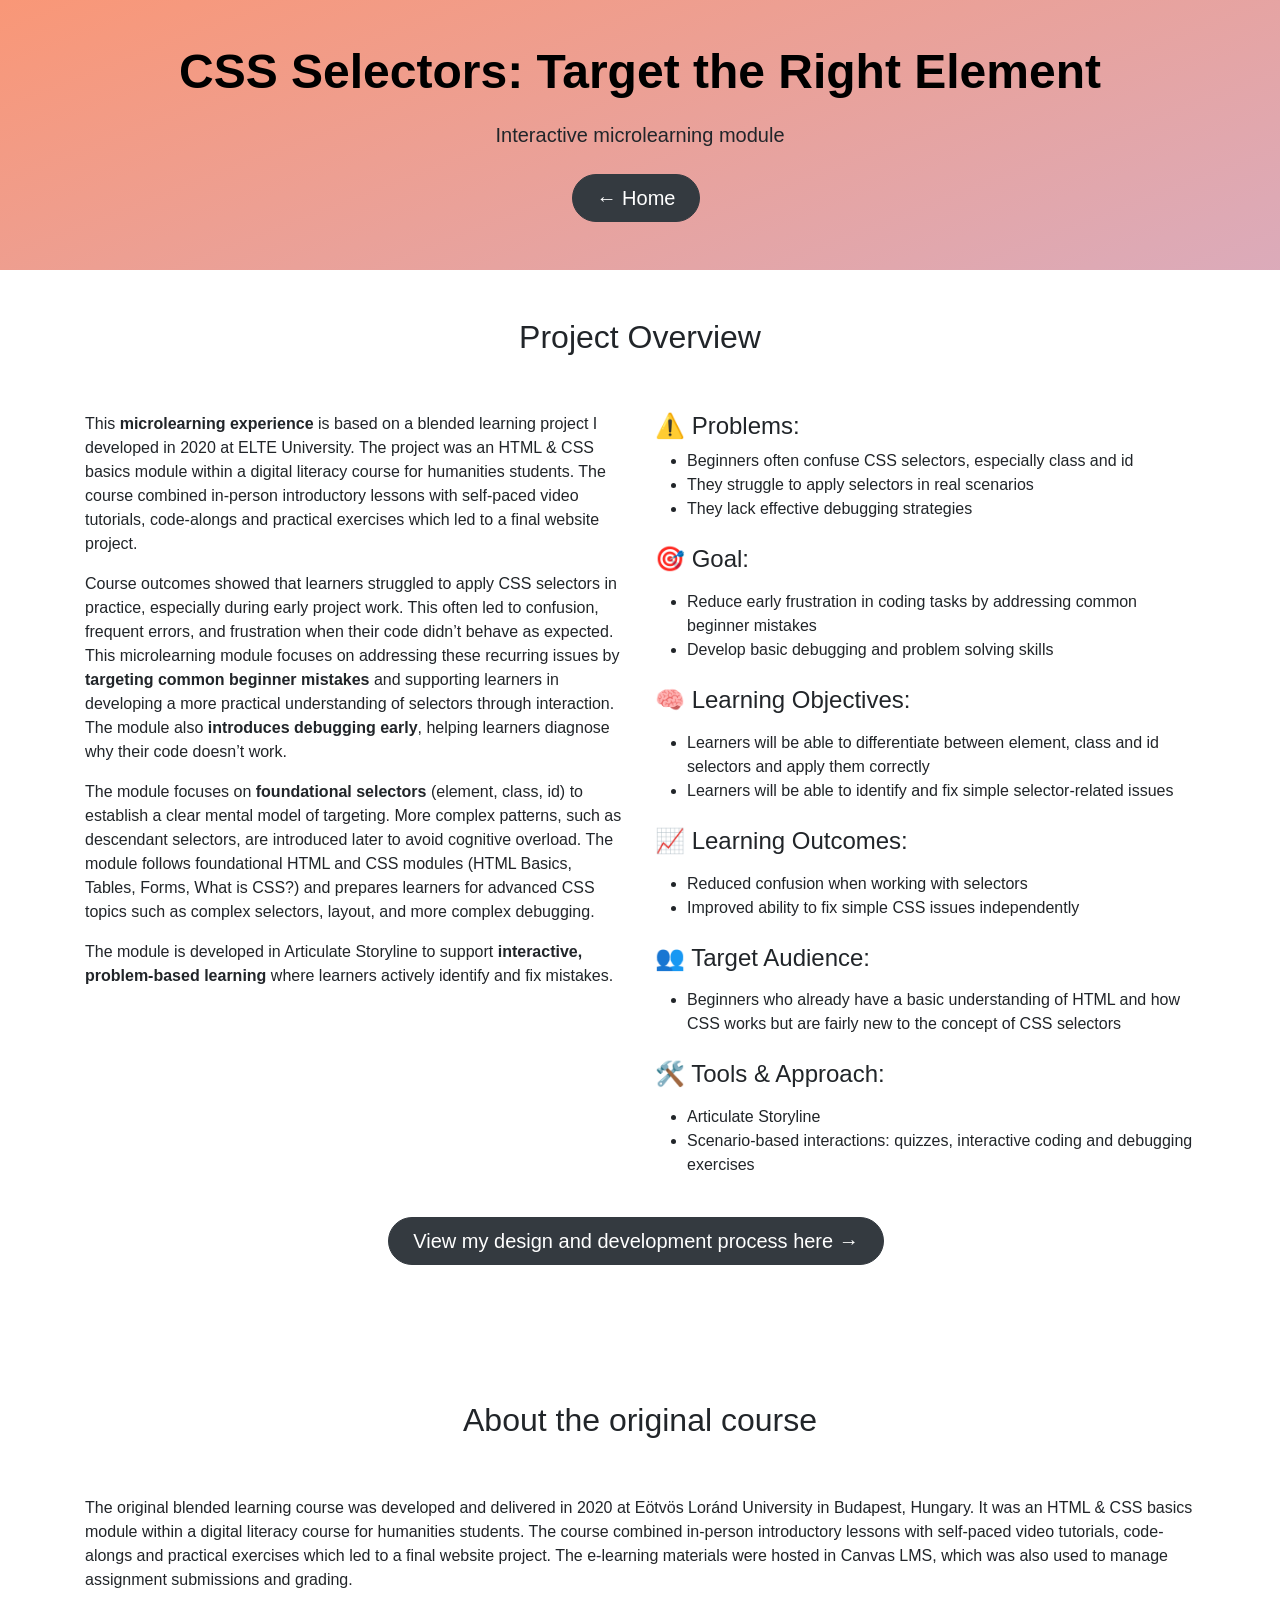
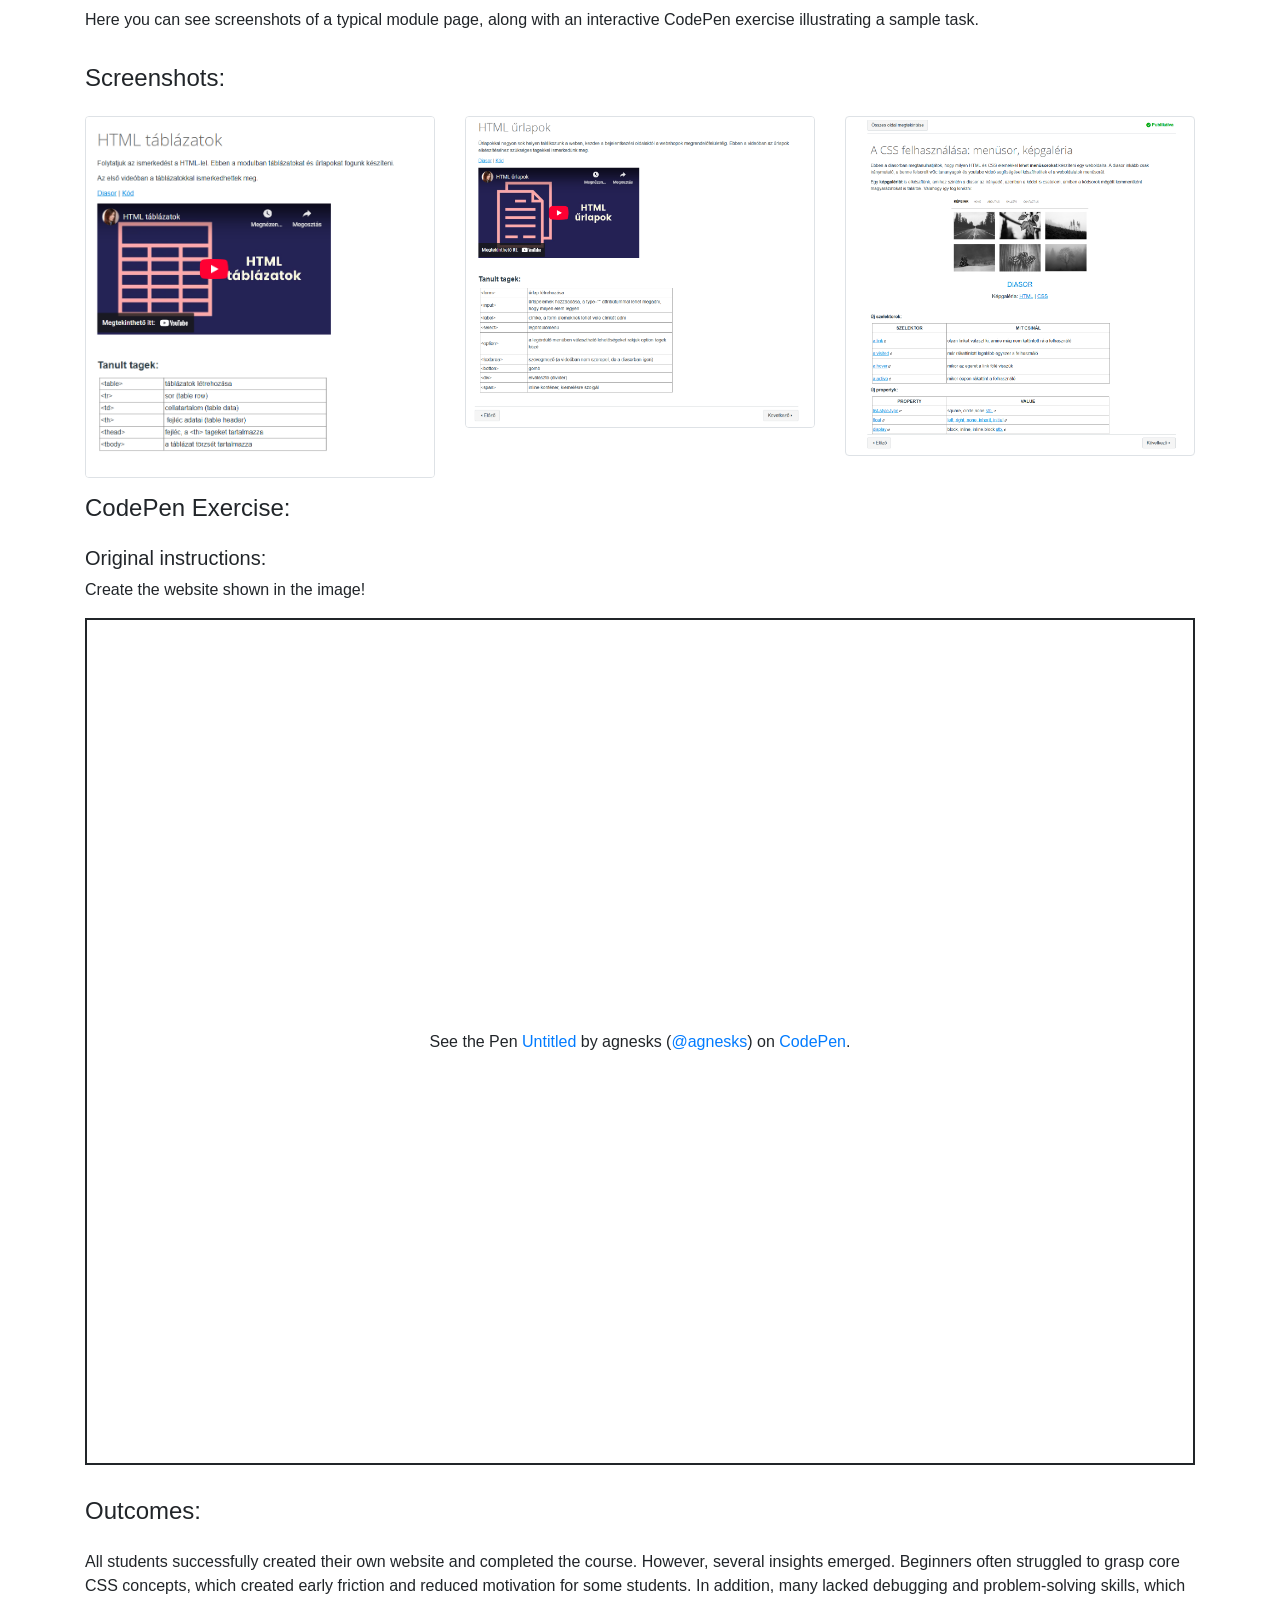
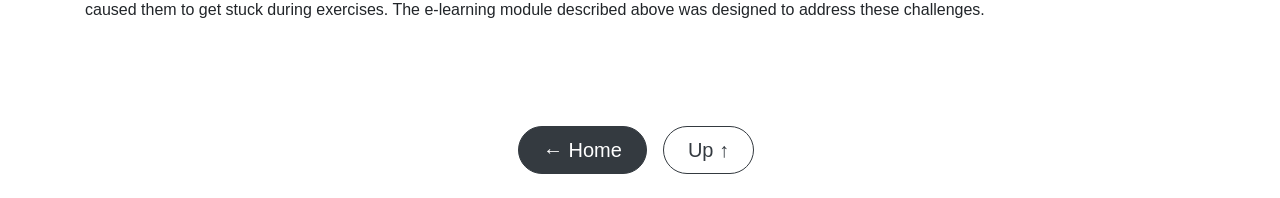
<file: css-selectors.html>
<!DOCTYPE html>
<html lang="en">
<head>
    <meta charset="UTF-8">
    <meta name="viewport" content="width=device-width, initial-scale=1.0">
    <link href="https://cdn.jsdelivr.net/npm/bootstrap@5.3.0-alpha2/dist/css/bootstrap.min.css" rel="stylesheet" integrity="sha384-aFq/bzH65dt+w6FI2ooMVUpc+21e0SRygnTpmBvdBgSdnuTN7QbdgL+OapgHtvPp" crossorigin="anonymous">
    <link rel="stylesheet" href="https://cdn.jsdelivr.net/npm/bootstrap@4.0.0/dist/css/bootstrap.min.css" integrity="sha384-Gn5384xqQ1aoWXA+058RXPxPg6fy4IWvTNh0E263XmFcJlSAwiGgFAW/dAiS6JXm" crossorigin="anonymous">
    
    <link rel="stylesheet" href="style.css">
    <link rel="icon" type="image/x-icon" href="/images/favicon.svg">
    <title>Agnes Kocsis</title>
</head>
<body>
 <!-- Title-->   
    <section id="title" class="gradient-background-footer">
        <div class="container">
                <div class="py-5 text-center">
                    <p class="display-5 fw-bold text-body-emphasis lh-1 mb-3">CSS Selectors: Target the Right Element</p>
                    <p class="fs-5 text-body-primary py-2">Interactive microlearning module</p>
                    <a href="index.html"  class="btn btn-dark btn-lg px-4 me-md-2">← Home</a>
                </div>
        </div>
    </section>

    <!-- Project Overview -->
    <section id="overview" class="container">
        <h2 class="py-5 text-center">Project Overview</h2>
        <div class="row align-items-start">
            <div class="col">
                <p>This <b>microlearning experience</b> is based on a blended learning project I developed in 2020 at ELTE University. The project was an HTML & CSS basics module within a digital literacy course for humanities students. The course combined in-person introductory lessons with self-paced video tutorials, code-alongs and practical exercises which led to a final website project.</p>
                <p>Course outcomes showed that learners struggled to apply CSS selectors in practice, especially during early project work. This often led to confusion, frequent errors, and frustration when their code didn’t behave as expected. This microlearning module focuses on addressing these recurring issues by <b>targeting common beginner mistakes</b> and supporting learners in developing a more practical understanding of selectors through interaction. The module also <b>introduces debugging early</b>, helping learners diagnose why their code doesn’t work.</p>
                <p>The module focuses on <b>foundational selectors</b> (element, class, id) to establish a clear mental model of targeting. More complex patterns, such as descendant selectors, are introduced later to avoid cognitive overload. The module follows foundational HTML and CSS modules (HTML Basics, Tables, Forms, What is CSS?) and prepares learners for advanced CSS topics such as complex selectors, layout, and more complex debugging.</p>
                <p>The module is developed in Articulate Storyline to support <b>interactive, problem-based learning</b> where learners actively identify and fix mistakes.</p>
            </div>
            
            <div class="col">
                <h4>⚠️ Problems:</h4>
                <ul>
                    <li>Beginners often confuse CSS selectors, especially class and id</li>
                    <li>They struggle to apply selectors in real scenarios</li>
                    <li>They lack effective debugging strategies</li>
                </ul>

                <h4 class="py-2">🎯 Goal:</h4>
                <ul>
                    <li>Reduce early frustration in coding tasks by addressing common beginner mistakes</li>
                    <li>Develop basic debugging and problem solving skills</li>
                </ul>

                <h4 class="py-2">🧠 Learning Objectives:</h4>
                <ul>
                    <li>Learners will be able to differentiate between element, class and id selectors and apply them correctly</li>
                    <li>Learners will be able to identify and fix simple selector-related issues</li>
                </ul>
                
                <h4 class="py-2">📈 Learning Outcomes:</h4>
                <ul>
                    <li>Reduced confusion when working with selectors</li>
                    <li>Improved ability to fix simple CSS issues independently</li>
                </ul>

                <h4 class="py-2">👥 Target Audience:</h4>
                <ul>
                    <li>Beginners who already have a basic understanding of HTML and how CSS works but are fairly new to the concept of CSS selectors</li>
                </ul>

                <h4 class="py-2">🛠️ Tools & Approach:</h4>
                <ul>
                    <li>Articulate Storyline</li>
                    <li>Scenario-based interactions: quizzes, interactive coding and debugging exercises</li>
                </ul>

            </div>
        </div>

        <div class="py-4 d-grid gap-2 d-md-flex justify-content-md-center">
            <a href="https://miro.com/app/board/uXjVGmh5HI4=/?share_link_id=532644037473" class="btn btn-dark btn-lg px-4 me-md-2" target="_blank">
                View my design and development process here →
            </a>
        </div>
    </section>
 

    <!-- Screenshots--> 
    <section id="original" class="container portfolio">
        <h2 class="py-5 text-center">About the original course</h2>
        <p>
            The original blended learning course was developed and delivered in 2020 at Eötvös Loránd University in Budapest, Hungary.
            It was an HTML & CSS basics module within a digital literacy course for humanities students.
            The course combined in-person introductory lessons with self-paced video tutorials, code-alongs and practical exercises which led to a final website project.
            The e-learning materials were hosted in Canvas LMS, which was also used to manage assignment submissions and grading.
        </p>
        <p>
            Here you can see screenshots of a typical module page, along with an interactive CodePen exercise illustrating a sample task.
        </p>
        <h4 class="py-3">Screenshots:</h4>
        <div class="row align-items-start">
            <div class="col">
                <img src="images/html_tablazatok.PNG" alt="HTML tables" class="object-fit-contain border rounded">
            </div>
            <div class="col">
                <img src="images/html_urlapok.PNG" alt="HTML forms" class="object-fit-contain border rounded">
            </div>
            <div class="col">
                <img src="images/css.PNG" alt="HTML forms" class="col object-fit-contain border rounded">
            </div>
        </div>
        
        <div>
            <h4 class="py-3">CodePen Exercise:</h4>
            <h5>Original instructions:</h5>
            <p>Create the website shown in the image!</p>
            <p class="codepen" data-height="847" data-pen-title="Untitled" data-default-tab="html,result" data-slug-hash="vYOodod" data-editable="true" data-user="agnesks" style="height: 847px; box-sizing: border-box; display: flex; align-items: center; justify-content: center; border: 2px solid; margin: 1em 0; padding: 1em;">
                <span>See the Pen <a href="https://codepen.io/agnesks/pen/vYOodod">
                Untitled</a> by agnesks (<a href="https://codepen.io/agnesks">@agnesks</a>)
                on <a href="https://codepen.io">CodePen</a>.</span>
            </p>
            <script async src="https://public.codepenassets.com/embed/index.js"></script>
        </div>

        <div>
            <h4 class="py-3">Outcomes:</h4>
            <p>
                All students successfully created their own website and completed the course. 
                However, several insights emerged.
                Beginners often struggled to grasp core CSS concepts,
                which created early friction and reduced motivation for some students.
                In addition, many lacked debugging and problem-solving skills,
                which caused them to get stuck during exercises.
                The e-learning module described above was designed to address these challenges.
            </p>
        </div>

    </section>

    <section id="buttons" class="container">
        <div class="py-4 d-grid gap-2 d-md-flex justify-content-md-center">
            
            <a href="index.html"  class="btn btn-dark btn-lg px-4 me-md-2">
                ← Home
            </a>
            <a href="#title"  class="btn btn-outline-dark btn-lg px-4 me-md-2">
                Up ↑
            </a>
        </div>
    </section>
</body>
</html>
</file>
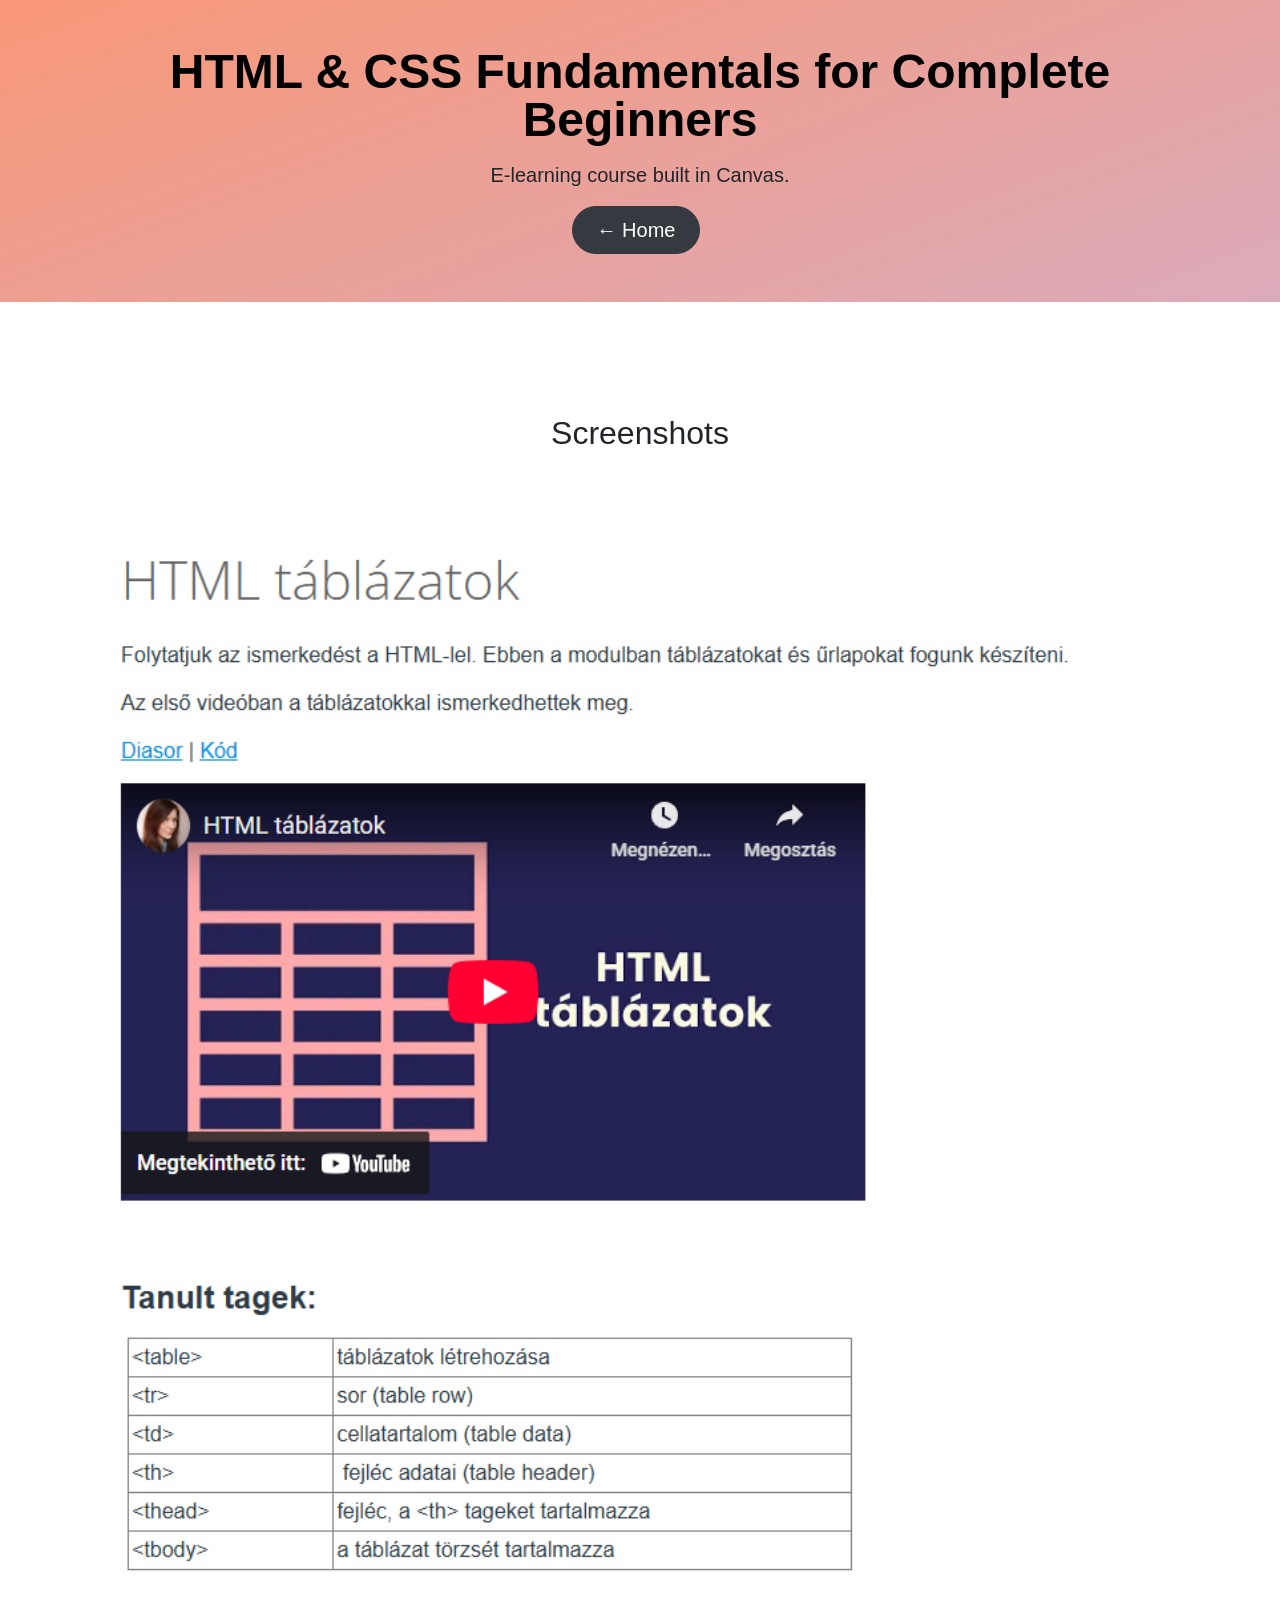
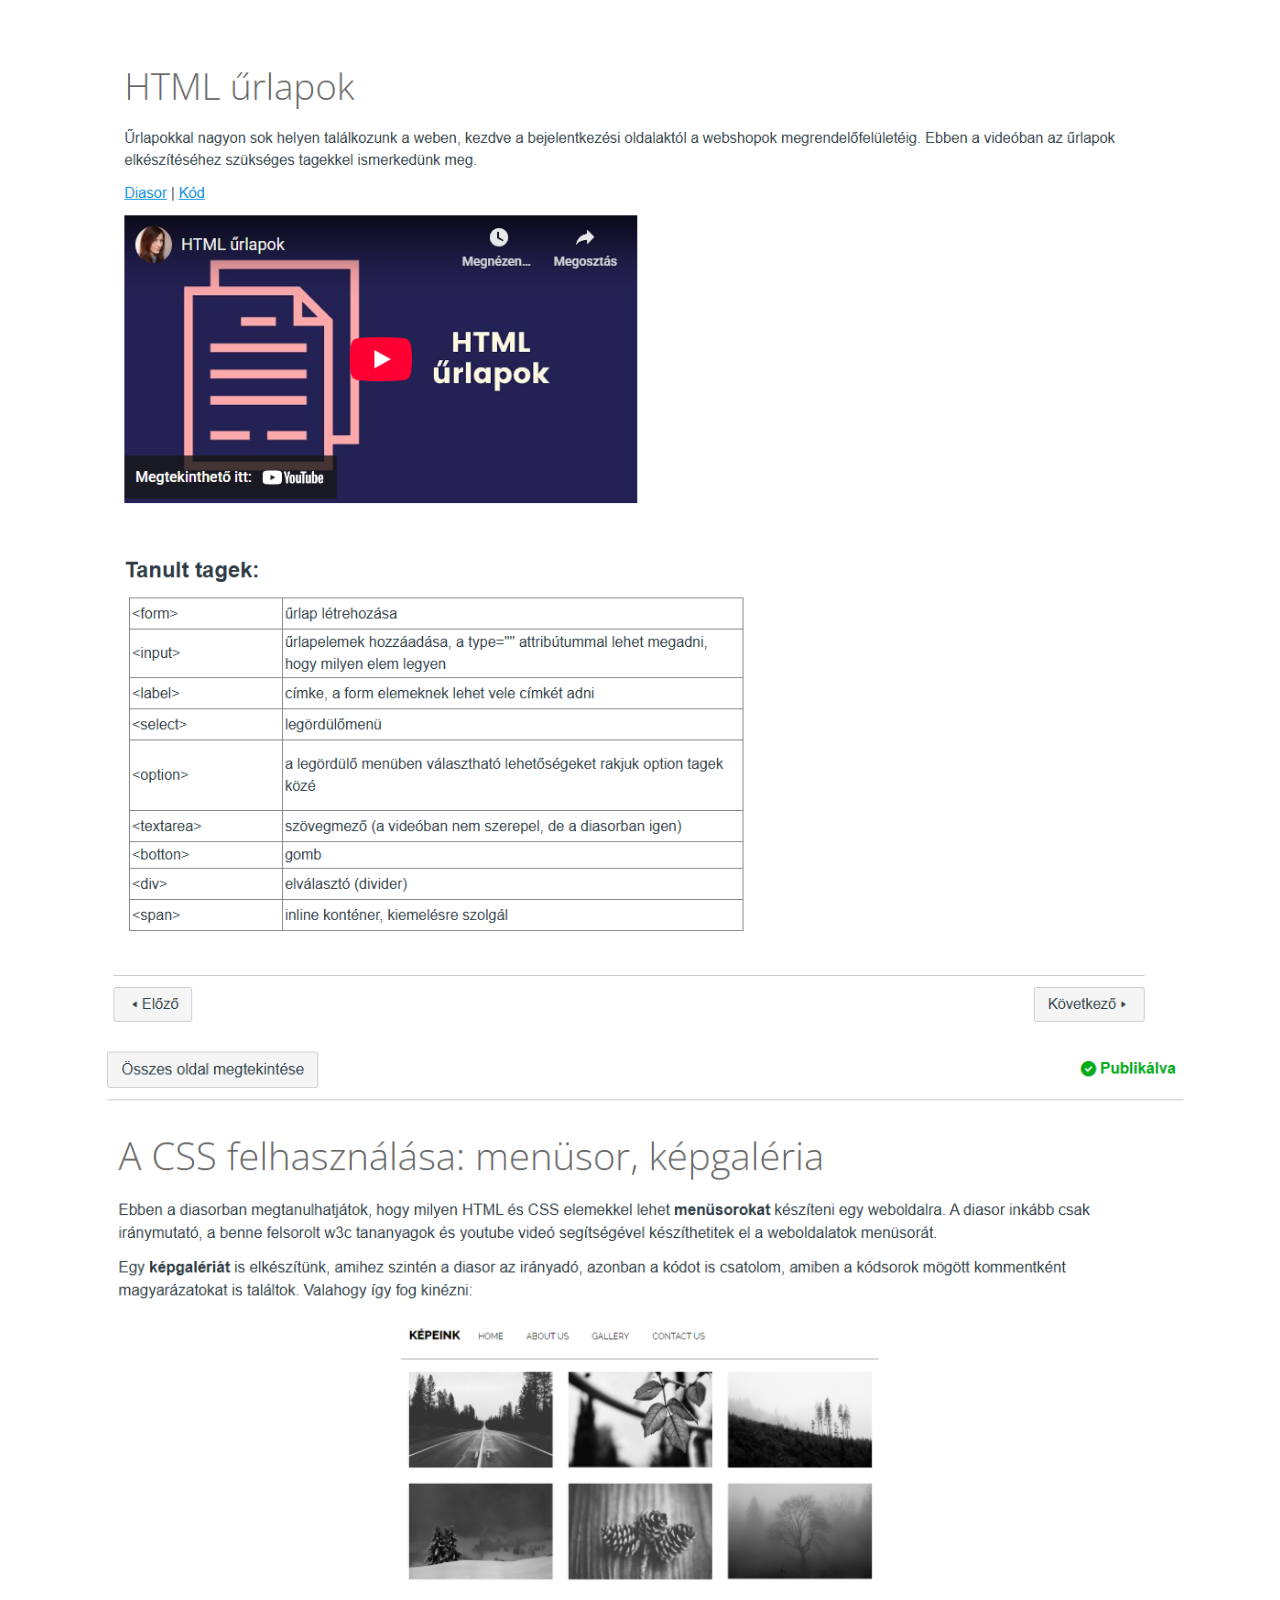
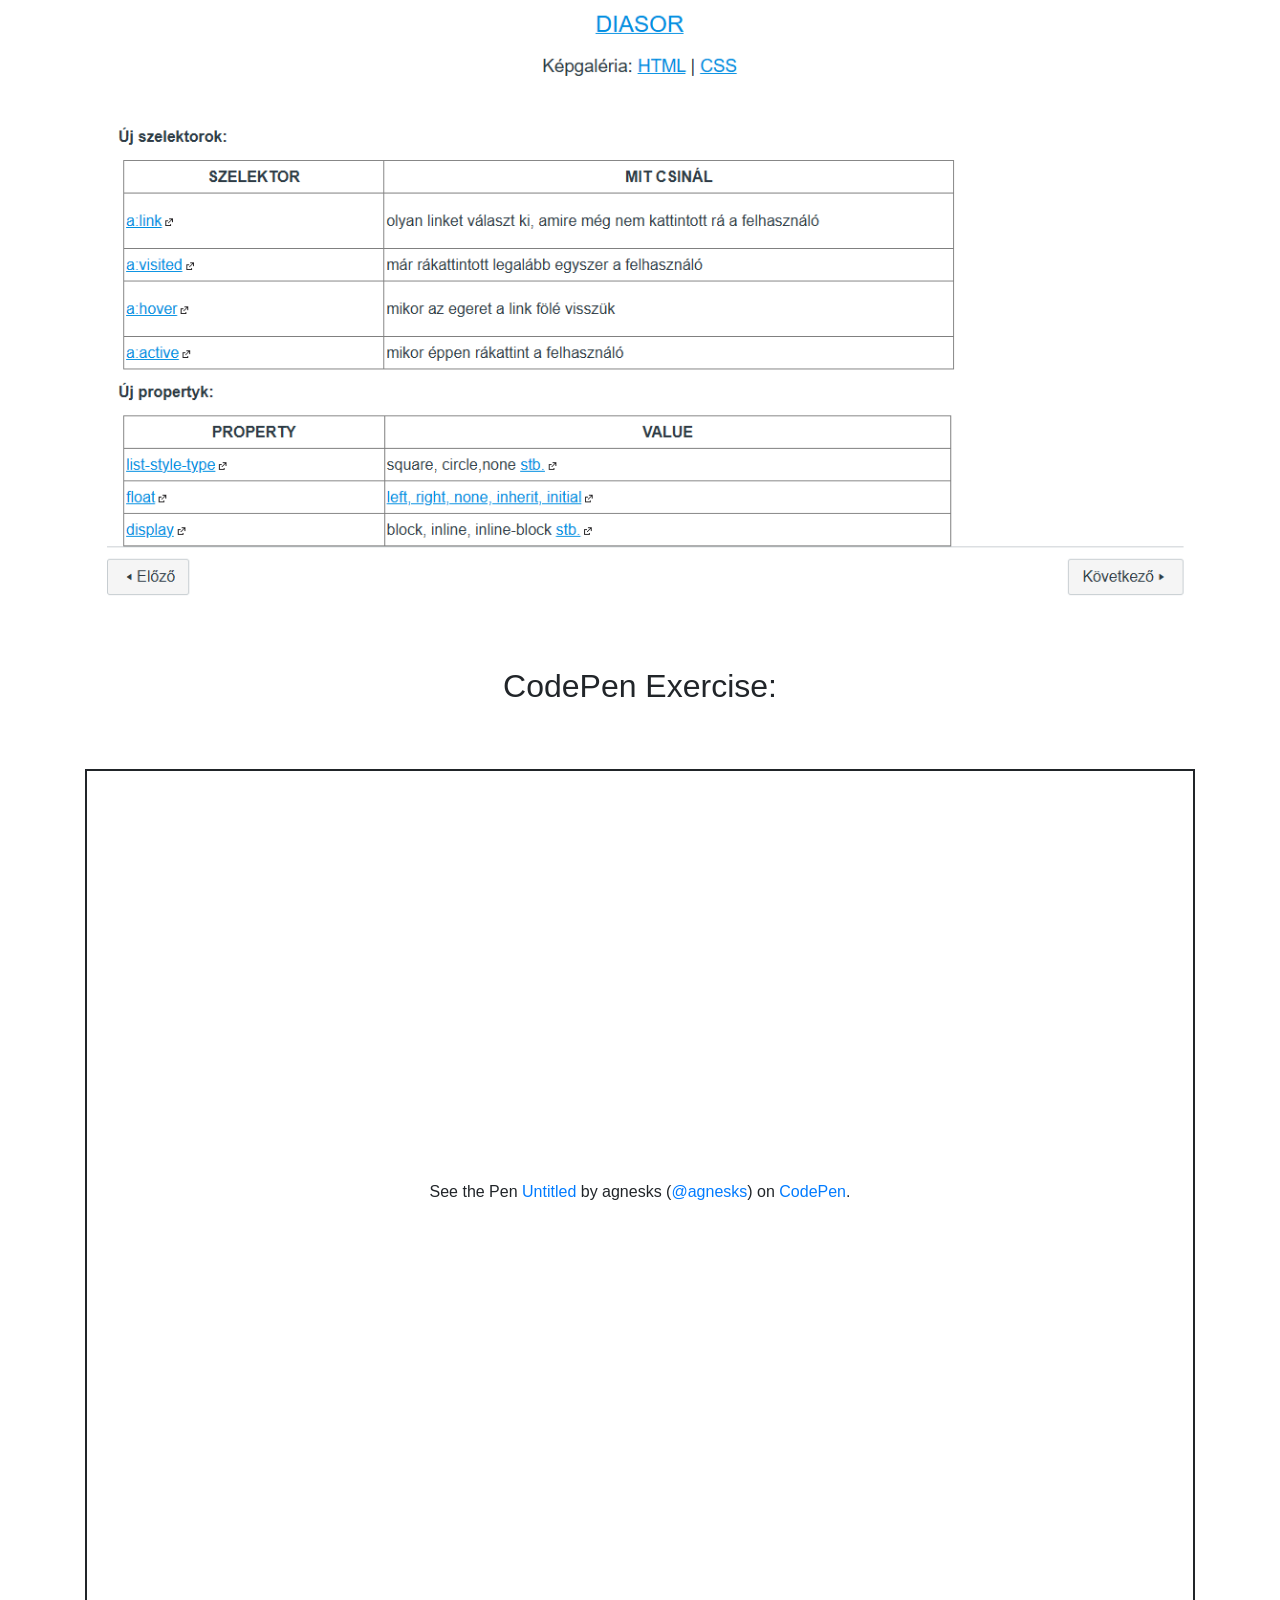
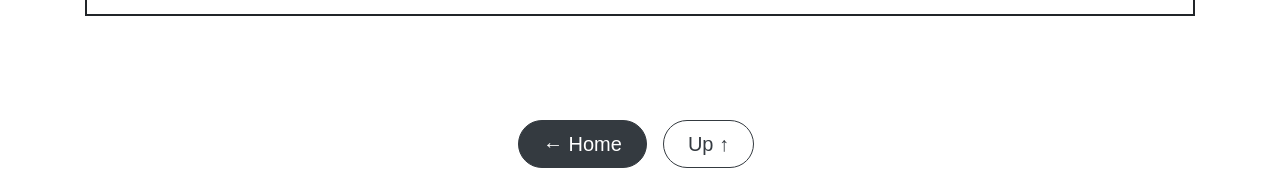
<file: webdev.html>
<!DOCTYPE html>
<html lang="en">
<head>
    <meta charset="UTF-8">
    <meta name="viewport" content="width=device-width, initial-scale=1.0">
    <link href="https://cdn.jsdelivr.net/npm/bootstrap@5.3.0-alpha2/dist/css/bootstrap.min.css" rel="stylesheet" integrity="sha384-aFq/bzH65dt+w6FI2ooMVUpc+21e0SRygnTpmBvdBgSdnuTN7QbdgL+OapgHtvPp" crossorigin="anonymous">
    <link rel="stylesheet" href="https://cdn.jsdelivr.net/npm/bootstrap@4.0.0/dist/css/bootstrap.min.css" integrity="sha384-Gn5384xqQ1aoWXA+058RXPxPg6fy4IWvTNh0E263XmFcJlSAwiGgFAW/dAiS6JXm" crossorigin="anonymous">
    
    <link rel="stylesheet" href="style.css">
    <link rel="icon" type="image/x-icon" href="/images/favicon.svg">
    <title>Agnes Kocsis</title>
</head>
<body>
 <!-- Title-->   
    <section id="title" class="gradient-background-footer">
        <div class="container">
                <div class="py-5 text-center">
                    <p class="display-5 fw-bold text-body-emphasis lh-1 mb-3">HTML &#x26; CSS Fundamentals for Complete Beginners</p>
                    <p class="fs-5 text-body-primary">E-learning course built in Canvas.</p>
                    <a href="index.html"  class="btn btn-dark btn-lg px-4 me-md-2">← Home</a>
                </div>

        </div>
    </section>

 <!-- Screenshots--> 
    <section id="screenshots" class="container portfolio">
        <h2 class="py-5 text-center">Screenshots</h2>
        <img src="images/html_tablazatok.PNG" alt="HTML tables">
        <img src="images/html_urlapok.PNG" alt="HTML forms">
        <img src="images/css.PNG" alt="HTML forms">

        <div>
            <h2 class="py-5 text-center">CodePen Exercise:</h2>
            <p class="codepen" data-height="847" data-pen-title="Untitled" data-default-tab="html,result" data-slug-hash="vYOodod" data-editable="true" data-user="agnesks" style="height: 847px; box-sizing: border-box; display: flex; align-items: center; justify-content: center; border: 2px solid; margin: 1em 0; padding: 1em;">
                <span>See the Pen <a href="https://codepen.io/agnesks/pen/vYOodod">
                Untitled</a> by agnesks (<a href="https://codepen.io/agnesks">@agnesks</a>)
                on <a href="https://codepen.io">CodePen</a>.</span>
            </p>
            <script async src="https://public.codepenassets.com/embed/index.js"></script>
        </div>
    </section>

    <section id="buttons" class="container">
        <div class="py-4 d-grid gap-2 d-md-flex justify-content-md-center">
            
            <a href="index.html"  class="btn btn-dark btn-lg px-4 me-md-2">
                ← Home
            </a>
            <a href="#title"  class="btn btn-outline-dark btn-lg px-4 me-md-2">
                Up ↑
            </a>
        </div>
    </section>
</body>
</html>
</file>
<file: style.css>
.gradient-background {
  background: linear-gradient(-21deg, #C7B8EA, #DEA9B4, #F99777);
  background-size: 180% 180%;
  animation: gradient-animation 18s ease infinite;
  padding-bottom: 10%;
  padding-top: 10%;
}

.gradient-background-footer {
  background: linear-gradient(-21deg, #C7B8EA, #DEA9B4, #F99777);
  background-size: 180% 180%;
  animation: gradient-animation 18s ease infinite;
}

@keyframes gradient-animation {
  0% {
    background-position: 0% 50%;
  }
  50% {
    background-position: 100% 50%;
  }
  100% {
    background-position: 0% 50%;
  }
}

.portfolio{
    padding-top: 5%;
    padding-bottom: 5%;
}

.portfolio img{
  width: 100%;
  height: auto;
}

.icon-square {
  width: 3rem;
  height: 3rem;
  border-radius: 0.75rem;
}

.card-img-right{
    object-fit: cover;
}


.profile-img {
  height: 100px;
  border-radius: 50%;
}


 .highlighted-text {
    position: relative;
    display: inline-block;
    }

.highlighted-text::before {
    content: '';
    position: absolute;
    top: 45%;
    left: 0%;
    right: 0%;
    height: 60%;
    background-color: #DBBCBE;
    opacity: 0.6;
    box-shadow: 4px 4px 4px #0003;
    z-index: 0;
    border-radius: 4px;
}

.btn{
    border-radius: 100px;
}

.highlight{
    background-color: #f3d7cd;
    box-shadow: 4px 4px 4px #0003;
    border-radius: px;
    display: inline-block;
    position: relative;

}
</file>
